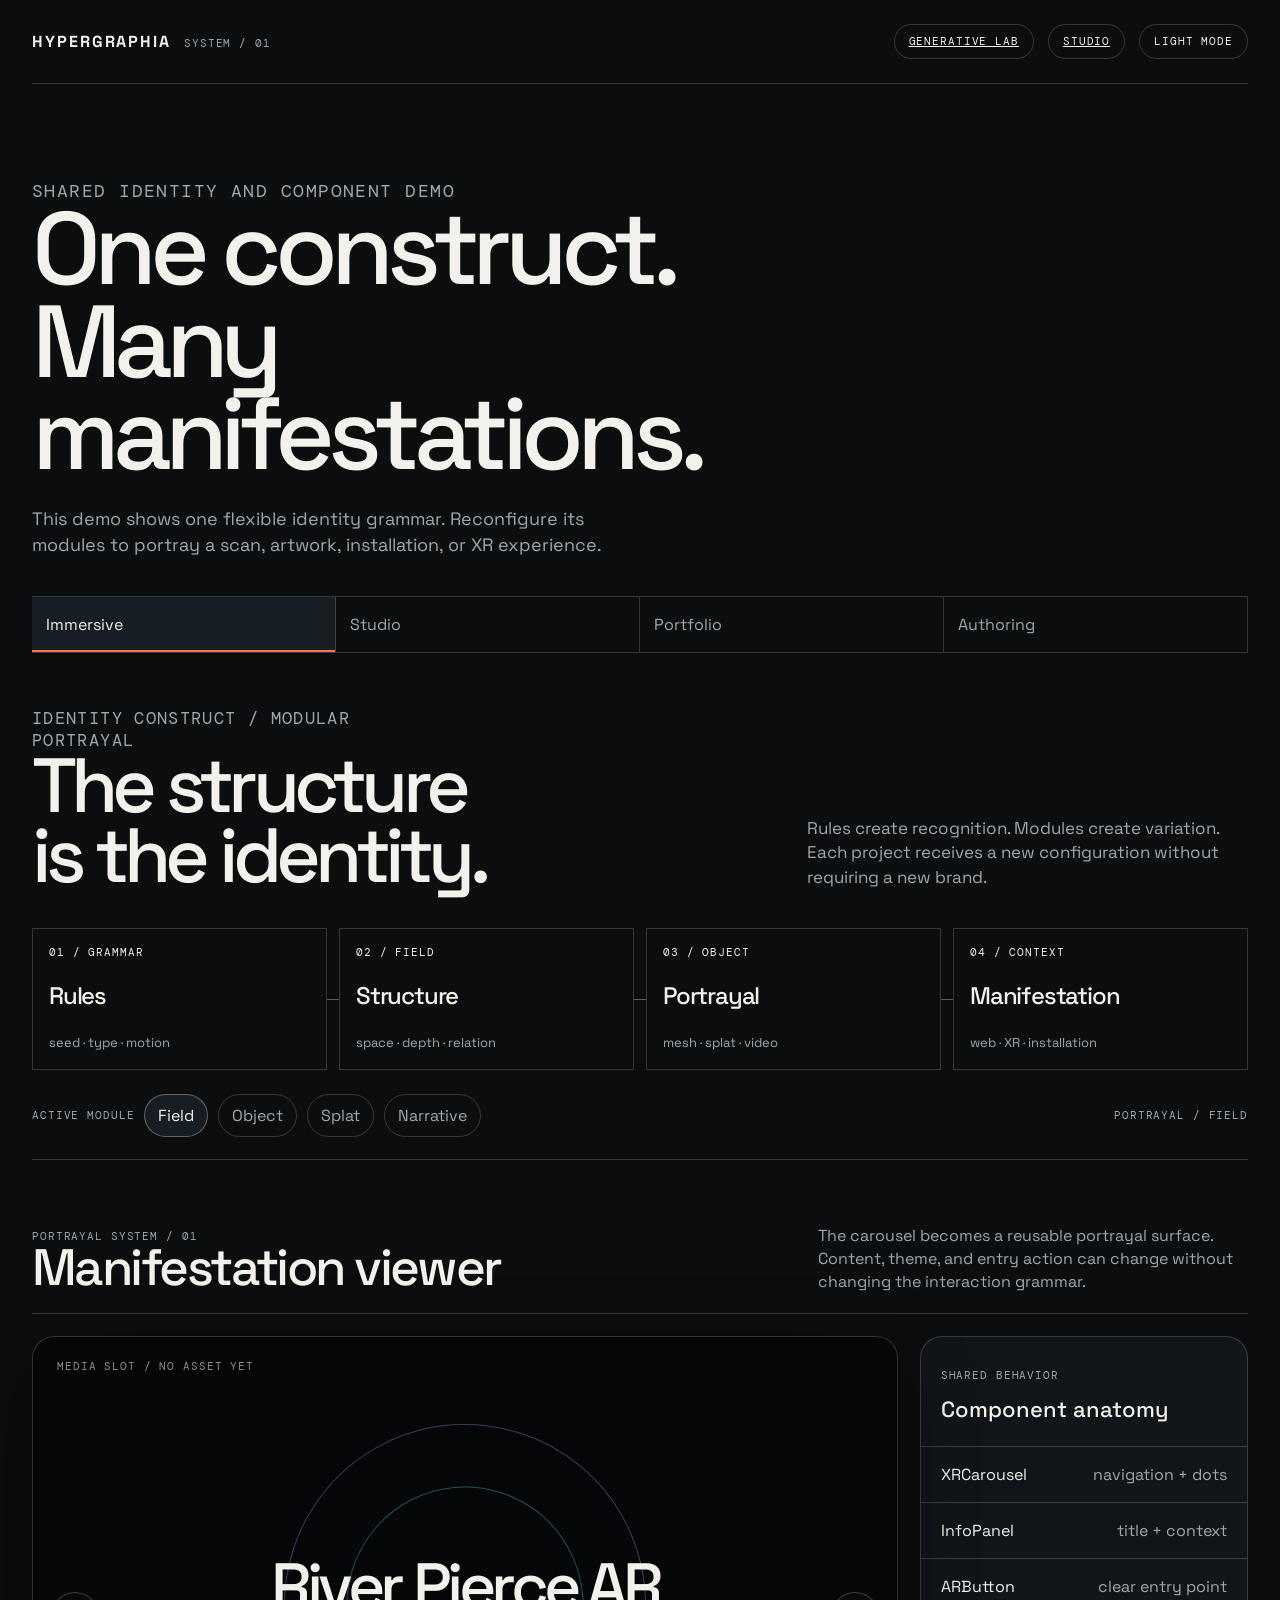
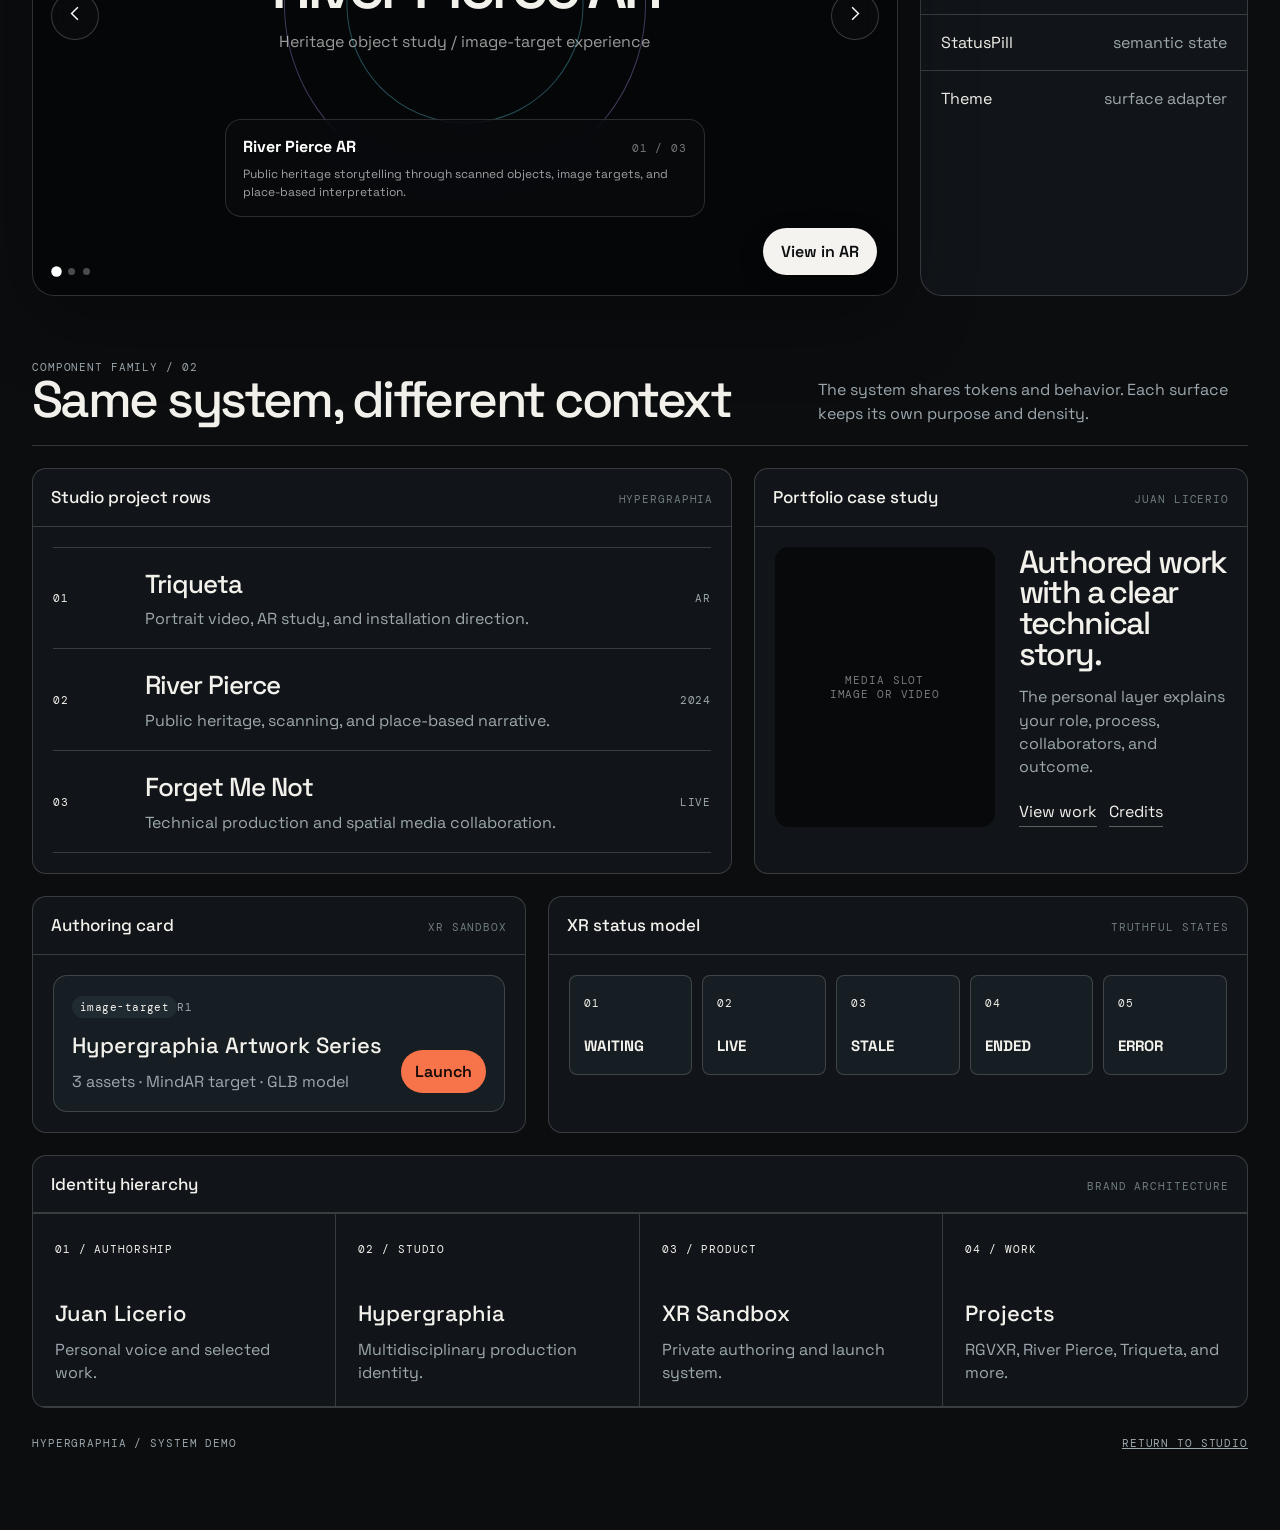
<file: system-demo.html>
<!doctype html>
<html lang="en" data-theme="dark" data-surface="immersive">
<head>
  <meta charset="utf-8">
  <meta name="viewport" content="width=device-width, initial-scale=1">
  <title>Hypergraphia System — Component Demo</title>
  <meta name="description" content="A visual demo of the Hypergraphia shared identity and component system.">
  <link rel="preconnect" href="https://fonts.googleapis.com">
  <link rel="preconnect" href="https://fonts.gstatic.com" crossorigin>
  <link href="https://fonts.googleapis.com/css2?family=DM+Mono:wght@400;500&family=Space+Grotesk:wght@400;500;600;700&display=swap" rel="stylesheet">
  <style>
    :root {
      --bg: #0b0d0f;
      --surface: #111519;
      --surface-raised: #171e23;
      --surface-soft: #202a31;
      --ink: #f3f1eb;
      --muted: #9da8ae;
      --quiet: #6f7b82;
      --line: rgba(243, 241, 235, .18);
      --line-strong: rgba(243, 241, 235, .34);
      --studio-accent: #b99cff;
      --system-accent: #f7734a;
      --info: #5fddf4;
      --success: #74e1a2;
      --warning: #f4c86b;
      --danger: #ff8f77;
      --display: "Space Grotesk", system-ui, sans-serif;
      --mono: "DM Mono", ui-monospace, monospace;
      --radius-sm: 8px;
      --radius-md: 14px;
      --radius-lg: 22px;
      --shadow: 0 24px 80px rgba(0, 0, 0, .32);
      --unit: 4px;
    }

    html[data-theme="light"] {
      --bg: #f2f2ef;
      --surface: #ffffff;
      --surface-raised: #e8e9e6;
      --surface-soft: #dcdfdd;
      --ink: #111416;
      --muted: #59636a;
      --quiet: #78838a;
      --line: rgba(17, 20, 22, .18);
      --line-strong: rgba(17, 20, 22, .34);
      --shadow: 0 24px 80px rgba(17, 20, 22, .12);
    }

    * { box-sizing: border-box; }
    body {
      margin: 0;
      min-width: 320px;
      background: var(--bg);
      color: var(--ink);
      font-family: var(--display);
      line-height: 1.45;
      transition: background .25s ease, color .25s ease;
    }
    button { font: inherit; }
    button, a { -webkit-tap-highlight-color: transparent; }
    button:focus-visible, a:focus-visible { outline: 2px solid var(--info); outline-offset: 4px; }
    .mono { font: 11px/1.3 var(--mono); letter-spacing: .08em; text-transform: uppercase; }
    .muted { color: var(--muted); }

    .shell { max-width: 1500px; margin: 0 auto; padding: 0 32px 80px; }
    .topbar {
      min-height: 84px;
      display: flex;
      align-items: center;
      justify-content: space-between;
      gap: 24px;
      border-bottom: 1px solid var(--line);
    }
    .brand-lockup { display: flex; align-items: baseline; gap: 13px; }
    .brand-lockup a { color: var(--ink); text-decoration: none; font-weight: 700; letter-spacing: .12em; }
    .brand-lockup span { color: var(--muted); }
    .top-actions { display: flex; align-items: center; gap: 14px; }
    .theme-toggle, .outline-button {
      border: 1px solid var(--line);
      background: transparent;
      color: var(--ink);
      border-radius: 999px;
      cursor: pointer;
      padding: 9px 14px;
      transition: background .2s ease, border-color .2s ease, color .2s ease;
    }
    .theme-toggle:hover, .outline-button:hover { border-color: var(--line-strong); background: var(--surface-raised); }

    .intro { padding: 70px 0 38px; max-width: 900px; }
    .intro h1 { margin: 0; max-width: 900px; font-size: clamp(3.2rem, 8vw, 8rem); line-height: .9; letter-spacing: -.07em; font-weight: 500; }
    .intro h1 em { color: var(--ink); font-style: normal; }
    .intro p { max-width: 620px; color: var(--muted); font-size: 18px; margin: 26px 0 0; }

    .mode-bar { display: flex; gap: 0; overflow-x: auto; border-top: 1px solid var(--line); border-bottom: 1px solid var(--line); }
    .mode-bar button { flex: 1; min-width: 150px; padding: 16px 14px; border: 0; border-right: 1px solid var(--line); background: transparent; color: var(--muted); cursor: pointer; text-align: left; }
    .mode-bar button[aria-selected="true"], .mode-bar button:hover { background: var(--surface-raised); color: var(--ink); }
    .mode-bar button[aria-selected="true"] { box-shadow: inset 0 -2px var(--system-accent); }

    .construct-panel { padding: 54px 0 22px; border-bottom: 1px solid var(--line); }
    .construct-head { display: grid; grid-template-columns: minmax(0, .92fr) minmax(260px, .55fr); gap: 36px; align-items: end; }
    .construct-head h2 { margin: 0; max-width: 760px; font-size: clamp(2.8rem, 6vw, 6rem); line-height: .9; letter-spacing: -.075em; font-weight: 500; }
    .construct-head p { max-width: 430px; margin: 0; color: var(--muted); font-size: 17px; }
    .construct-map { position: relative; display: grid; grid-template-columns: repeat(4, 1fr); gap: 12px; margin-top: 38px; }
    .construct-map::before { content: ""; position: absolute; left: 9%; right: 9%; top: 50%; border-top: 1px solid var(--line-strong); pointer-events: none; }
    .construct-node { position: relative; z-index: 1; min-height: 142px; display: flex; flex-direction: column; justify-content: space-between; padding: 16px; border: 1px solid var(--line); background: var(--bg); transition: background .2s ease, border-color .2s ease, transform .2s ease; }
    .construct-node:hover { transform: translateY(-3px); border-color: var(--line-strong); background: var(--surface-raised); }
    .construct-node strong { font-size: 24px; font-weight: 500; letter-spacing: -.05em; }
    .construct-node small { color: var(--muted); font-size: 13px; }
    .construct-switcher { display: flex; flex-wrap: wrap; align-items: center; gap: 10px; margin-top: 24px; }
    .construct-switcher button { border: 1px solid var(--line); border-radius: 999px; padding: 9px 13px; background: transparent; color: var(--muted); cursor: pointer; }
    .construct-switcher button:hover, .construct-switcher button[aria-selected="true"] { color: var(--ink); border-color: var(--line-strong); background: var(--surface-raised); }
    .construct-state { margin: 0 0 0 auto; color: var(--muted); }

    .section-head { display: flex; justify-content: space-between; align-items: end; gap: 24px; padding: 64px 0 20px; border-bottom: 1px solid var(--line); }
    .section-head h2 { margin: 0; font-size: clamp(2rem, 4vw, 4rem); line-height: .98; letter-spacing: -.05em; font-weight: 500; }
    .section-head p { max-width: 430px; margin: 0; color: var(--muted); }

    .lab-grid { display: grid; grid-template-columns: minmax(0, 1.45fr) minmax(280px, .55fr); gap: 22px; padding-top: 22px; }
    .viewer {
      min-height: 560px;
      position: relative;
      overflow: hidden;
      border: 1px solid var(--line);
      border-radius: var(--radius-lg);
      background: #050607;
      box-shadow: var(--shadow);
    }
    .viewer::before, .viewer::after { content: ""; position: absolute; border: 1px solid rgba(185, 156, 255, .34); border-radius: 50%; pointer-events: none; }
    .viewer::before { width: 360px; height: 360px; left: 50%; top: 48%; transform: translate(-50%, -50%) rotate(18deg); }
    .viewer::after { width: 235px; height: 235px; left: 50%; top: 48%; transform: translate(-50%, -50%) rotate(-28deg); border-color: rgba(95, 221, 244, .34); }
    .viewer-label { position: absolute; left: 24px; top: 22px; color: rgba(255,255,255,.55); }
    .viewer-title { position: absolute; left: 50%; top: 48%; transform: translate(-50%, -50%); width: min(80%, 480px); text-align: center; }
    .viewer-title strong { display: block; font-size: clamp(2rem, 5vw, 5rem); line-height: .9; letter-spacing: -.07em; font-weight: 500; }
    .viewer-title span { display: block; margin-top: 14px; color: rgba(255,255,255,.6); }
    .carousel-control { position: absolute; z-index: 2; top: 50%; width: 48px; height: 48px; border: 1px solid rgba(255,255,255,.2); border-radius: 50%; background: rgba(12,14,16,.62); color: white; cursor: pointer; transform: translateY(-50%); backdrop-filter: blur(10px); }
    .carousel-control:hover { background: rgba(45,48,53,.82); }
    .carousel-control.prev { left: 18px; }
    .carousel-control.next { right: 18px; }
    .carousel-control svg { width: 19px; height: 19px; fill: none; stroke: currentColor; stroke-width: 1.8; }
    .viewer-footer { position: absolute; z-index: 2; left: 20px; right: 20px; bottom: 20px; display: flex; justify-content: space-between; align-items: end; gap: 16px; }
    .dots { display: flex; gap: 8px; align-items: center; }
    .dot { width: 7px; height: 7px; border: 0; border-radius: 50%; padding: 0; background: rgba(255,255,255,.28); cursor: pointer; }
    .dot[aria-current="true"] { background: white; transform: scale(1.5); }
    .ar-button { border: 0; border-radius: 999px; background: #f4f3ef; color: #0b0d0f; cursor: pointer; padding: 12px 18px; font-weight: 600; box-shadow: 0 8px 24px rgba(0,0,0,.25); }
    .ar-button[data-state="active"] { background: var(--success); }
    .info-panel { position: absolute; z-index: 3; left: 50%; bottom: 78px; width: min(480px, calc(100% - 40px)); transform: translateX(-50%); padding: 15px 17px; border: 1px solid rgba(255,255,255,.14); border-radius: 16px; background: rgba(10,12,14,.72); color: white; backdrop-filter: blur(20px); }
    .info-row { display: flex; align-items: baseline; justify-content: space-between; gap: 16px; }
    .info-row strong { font-size: 16px; }
    .info-row span { color: rgba(255,255,255,.45); }
    .info-panel p { margin: 7px 0 0; color: rgba(255,255,255,.62); font-size: 12px; line-height: 1.5; }

    .anatomy { border: 1px solid var(--line); border-radius: var(--radius-lg); background: var(--surface); overflow: hidden; }
    .anatomy-head { padding: 20px; border-bottom: 1px solid var(--line); }
    .anatomy-head h3 { margin: 0; font-size: 22px; font-weight: 500; }
    .anatomy-list { list-style: none; margin: 0; padding: 0; }
    .anatomy-list li { display: flex; justify-content: space-between; gap: 16px; padding: 16px 20px; border-bottom: 1px solid var(--line); }
    .anatomy-list li:last-child { border-bottom: 0; }
    .anatomy-list span:last-child { color: var(--muted); text-align: right; }

    .component-grid { display: grid; grid-template-columns: repeat(12, 1fr); gap: 22px; padding-top: 22px; }
    .component { border: 1px solid var(--line); border-radius: var(--radius-md); background: var(--surface); overflow: hidden; }
    .component-head { display: flex; align-items: baseline; justify-content: space-between; gap: 16px; padding: 16px 18px; border-bottom: 1px solid var(--line); }
    .component-head strong { font-size: 17px; font-weight: 500; }
    .component-head span { color: var(--quiet); }
    .component-body { padding: 20px; }
    .component--wide { grid-column: span 7; }
    .component--medium { grid-column: span 5; }
    .component--full { grid-column: 1 / -1; }

    .project-row { display: grid; grid-template-columns: 74px 1fr 80px; gap: 18px; align-items: center; padding: 18px 0; border-bottom: 1px solid var(--line); }
    .project-row:first-child { border-top: 1px solid var(--line); }
    .project-row h3 { margin: 0; font-size: 26px; font-weight: 500; letter-spacing: -.04em; }
    .project-row p { margin: 4px 0 0; color: var(--muted); }
    .project-index { color: var(--ink); }
    .project-year { color: var(--muted); text-align: right; }

    .case-study { display: grid; grid-template-columns: 1fr .95fr; gap: 24px; }
    .case-media { min-height: 220px; display: grid; place-items: center; border-radius: var(--radius-md); background: #07090a; color: rgba(255,255,255,.46); text-align: center; }
    .case-study h3 { margin: 0; font-size: 32px; line-height: .96; letter-spacing: -.05em; font-weight: 500; }
    .case-study p { margin: 16px 0 0; color: var(--muted); }
    .case-links { display: flex; flex-wrap: wrap; gap: 12px; margin-top: 22px; }
    .case-links a { color: var(--ink); text-decoration: none; border-bottom: 1px solid var(--line-strong); padding-bottom: 3px; }

    .experience-card { display: grid; grid-template-columns: 1fr auto; gap: 18px; align-items: start; padding: 18px; border: 1px solid var(--line); border-radius: var(--radius-md); background: var(--surface-raised); }
    .experience-card h3 { margin: 12px 0 8px; font-size: 22px; font-weight: 500; }
    .experience-card p { margin: 0; color: var(--muted); }
    .badge { display: inline-flex; align-items: center; padding: 4px 8px; border-radius: 999px; background: var(--surface-soft); color: var(--ink); font: 11px var(--mono); letter-spacing: .04em; }
    .revision { color: var(--muted); }
    .launch-button { align-self: end; border: 0; border-radius: 999px; background: var(--system-accent); color: #160a06; padding: 10px 14px; cursor: pointer; font-weight: 600; }
    .launch-button[data-state="open"] { background: var(--success); }

    .state-row { display: grid; grid-template-columns: repeat(5, 1fr); gap: 10px; }
    .state { min-height: 100px; padding: 14px; border: 1px solid var(--line); border-radius: var(--radius-sm); background: var(--surface-raised); }
    .state strong { display: block; margin-top: 22px; font-size: 15px; }
    .state--waiting, .state--live, .state--stale, .state--ended, .state--error { color: var(--ink); }

    .hierarchy { display: grid; grid-template-columns: repeat(4, 1fr); border-top: 1px solid var(--line); border-bottom: 1px solid var(--line); }
    .hierarchy-item { min-height: 150px; padding: 22px; border-right: 1px solid var(--line); }
    .hierarchy-item:last-child { border-right: 0; }
    .hierarchy-item strong { display: block; margin-top: 38px; font-size: 22px; font-weight: 500; }
    .hierarchy-item p { margin: 8px 0 0; color: var(--muted); }
    .hierarchy-item[data-role="artist"] strong, .hierarchy-item[data-role="studio"] strong, .hierarchy-item[data-role="product"] strong, .hierarchy-item[data-role="work"] strong { color: var(--ink); }

    .footer { display: flex; justify-content: space-between; gap: 20px; padding-top: 28px; color: var(--muted); }
    .footer a { color: inherit; }
    [data-surface="studio"] .viewer { border-radius: 0; box-shadow: none; }
    [data-surface="portfolio"] .viewer { border-color: var(--studio-accent); }
    [data-surface="authoring"] .viewer { border-color: var(--system-accent); }

    @media (max-width: 900px) {
      .shell { padding: 0 20px 60px; }
      .lab-grid { grid-template-columns: 1fr; }
      .construct-head { grid-template-columns: 1fr; gap: 18px; }
      .construct-map { grid-template-columns: repeat(2, 1fr); }
      .construct-map::before { display: none; }
      .component--wide, .component--medium { grid-column: 1 / -1; }
      .state-row { grid-template-columns: repeat(2, 1fr); }
      .hierarchy { grid-template-columns: repeat(2, 1fr); }
      .hierarchy-item:nth-child(2) { border-right: 0; }
      .hierarchy-item:nth-child(-n+2) { border-bottom: 1px solid var(--line); }
    }
    @media (max-width: 600px) {
      .topbar { min-height: 72px; align-items: flex-start; padding-top: 20px; }
      .top-actions { gap: 8px; }
      .theme-toggle, .outline-button { padding: 8px 10px; }
      .intro { padding-top: 48px; }
      .intro p { font-size: 16px; }
      .section-head { display: block; }
      .section-head p { margin-top: 16px; }
      .construct-panel { padding-top: 42px; }
      .construct-map { grid-template-columns: 1fr; }
      .construct-node { min-height: 112px; }
      .construct-state { width: 100%; margin: 4px 0 0; }
      .viewer { min-height: 500px; }
      .viewer-title strong { font-size: 3rem; }
      .project-row { grid-template-columns: 45px 1fr; }
      .project-year { grid-column: 2; text-align: left; }
      .case-study { grid-template-columns: 1fr; }
      .experience-card { grid-template-columns: 1fr; }
      .launch-button { justify-self: start; }
      .hierarchy { grid-template-columns: 1fr; }
      .hierarchy-item, .hierarchy-item:nth-child(2) { border-right: 0; border-bottom: 1px solid var(--line); }
      .hierarchy-item:last-child { border-bottom: 0; }
      .footer { flex-direction: column; }
    }
    @media (prefers-reduced-motion: reduce) { *, *::before, *::after { transition-duration: .01ms !important; animation-duration: .01ms !important; scroll-behavior: auto !important; } }
  </style>
</head>
<body>
  <div class="shell">
    <header class="topbar">
      <div class="brand-lockup">
        <a href="./index.html">HYPERGRAPHIA</a>
        <span class="mono">SYSTEM / 01</span>
      </div>
      <div class="top-actions">
        <a class="outline-button mono" href="./generative-system-demo.html">Generative lab</a>
        <a class="outline-button mono" href="./index.html">Studio</a>
        <button class="theme-toggle mono" type="button" aria-pressed="false">Light mode</button>
      </div>
    </header>

    <main>
      <section class="intro" aria-labelledby="page-title">
        <p class="mono muted">Shared identity and component demo</p>
        <h1 id="page-title">One construct.<br><em>Many manifestations.</em></h1>
        <p>This demo shows one flexible identity grammar. Reconfigure its modules to portray a scan, artwork, installation, or XR experience.</p>
      </section>

      <nav class="mode-bar" aria-label="Surface modes" role="tablist">
        <button type="button" role="tab" aria-selected="true" data-mode="immersive">Immersive</button>
        <button type="button" role="tab" aria-selected="false" data-mode="studio">Studio</button>
        <button type="button" role="tab" aria-selected="false" data-mode="portfolio">Portfolio</button>
        <button type="button" role="tab" aria-selected="false" data-mode="authoring">Authoring</button>
      </nav>

      <section class="construct-panel" aria-labelledby="construct-title">
        <div class="construct-head">
          <div>
            <p class="mono muted">Identity construct / modular portrayal</p>
            <h2 id="construct-title">The structure<br>is the identity.</h2>
          </div>
          <p>Rules create recognition. Modules create variation. Each project receives a new configuration without requiring a new brand.</p>
        </div>
        <div class="construct-map" aria-label="Identity construct flow">
          <article class="construct-node"><span class="mono">01 / grammar</span><strong>Rules</strong><small>seed · type · motion</small></article>
          <article class="construct-node"><span class="mono">02 / field</span><strong>Structure</strong><small>space · depth · relation</small></article>
          <article class="construct-node"><span class="mono">03 / object</span><strong>Portrayal</strong><small>mesh · splat · video</small></article>
          <article class="construct-node"><span class="mono">04 / context</span><strong>Manifestation</strong><small>web · XR · installation</small></article>
        </div>
        <div class="construct-switcher" role="group" aria-label="Portrayal modules">
          <span class="mono muted">Active module</span>
          <button type="button" data-portrayal="field" aria-selected="true">Field</button>
          <button type="button" data-portrayal="object" aria-selected="false">Object</button>
          <button type="button" data-portrayal="splat" aria-selected="false">Splat</button>
          <button type="button" data-portrayal="narrative" aria-selected="false">Narrative</button>
          <p class="construct-state mono" data-construct-state>PORTRAYAL / FIELD</p>
        </div>
      </section>

      <section aria-labelledby="lab-title">
        <div class="section-head">
          <div>
            <p class="mono muted">Portrayal system / 01</p>
            <h2 id="lab-title">Manifestation viewer</h2>
          </div>
          <p>The carousel becomes a reusable portrayal surface. Content, theme, and entry action can change without changing the interaction grammar.</p>
        </div>

        <div class="lab-grid">
          <article class="viewer" aria-label="Interactive XR carousel demo">
            <div class="viewer-label mono">MEDIA SLOT / NO ASSET YET</div>
            <div class="viewer-title">
              <strong data-viewer-title>River Pierce AR</strong>
              <span data-viewer-subtitle>Heritage object study / image-target experience</span>
            </div>
            <button class="carousel-control prev" type="button" aria-label="Previous project" data-carousel="previous">
              <svg viewBox="0 0 24 24"><path d="m15 4-8 8 8 8"></path></svg>
            </button>
            <button class="carousel-control next" type="button" aria-label="Next project" data-carousel="next">
              <svg viewBox="0 0 24 24"><path d="m9 4 8 8-8 8"></path></svg>
            </button>
            <div class="info-panel" data-info-panel>
              <div class="info-row"><strong data-info-title>River Pierce AR</strong><span class="mono" data-info-count>01 / 03</span></div>
              <p data-info-copy>Public heritage storytelling through scanned objects, image targets, and place-based interpretation.</p>
            </div>
            <div class="viewer-footer">
              <div class="dots" aria-label="Project position">
                <button class="dot" type="button" aria-label="Show River Pierce AR" aria-current="true" data-dot="0"></button>
                <button class="dot" type="button" aria-label="Show Triqueta" aria-current="false" data-dot="1"></button>
                <button class="dot" type="button" aria-label="Show Hypergraphia artwork" aria-current="false" data-dot="2"></button>
              </div>
              <button class="ar-button" type="button" data-ar-button data-state="ready">View in AR</button>
            </div>
          </article>

          <aside class="anatomy" aria-labelledby="anatomy-title">
            <div class="anatomy-head"><p class="mono muted">Shared behavior</p><h3 id="anatomy-title">Component anatomy</h3></div>
            <ul class="anatomy-list">
              <li><span>XRCarousel</span><span>navigation + dots</span></li>
              <li><span>InfoPanel</span><span>title + context</span></li>
              <li><span>ARButton</span><span>clear entry point</span></li>
              <li><span>StatusPill</span><span>semantic state</span></li>
              <li><span>Theme</span><span>surface adapter</span></li>
            </ul>
          </aside>
        </div>
      </section>

      <section aria-labelledby="contexts-title">
        <div class="section-head">
          <div><p class="mono muted">Component family / 02</p><h2 id="contexts-title">Same system, different context</h2></div>
          <p>The system shares tokens and behavior. Each surface keeps its own purpose and density.</p>
        </div>

        <div class="component-grid">
          <article class="component component--wide">
            <div class="component-head"><strong>Studio project rows</strong><span class="mono">Hypergraphia</span></div>
            <div class="component-body">
              <div class="project-row"><span class="project-index mono">01</span><div><h3>Triqueta</h3><p>Portrait video, AR study, and installation direction.</p></div><span class="project-year mono">AR</span></div>
              <div class="project-row"><span class="project-index mono">02</span><div><h3>River Pierce</h3><p>Public heritage, scanning, and place-based narrative.</p></div><span class="project-year mono">2024</span></div>
              <div class="project-row"><span class="project-index mono">03</span><div><h3>Forget Me Not</h3><p>Technical production and spatial media collaboration.</p></div><span class="project-year mono">LIVE</span></div>
            </div>
          </article>

          <article class="component component--medium">
            <div class="component-head"><strong>Portfolio case study</strong><span class="mono">Juan Licerio</span></div>
            <div class="component-body case-study">
              <div class="case-media"><span class="mono">MEDIA SLOT<br>IMAGE OR VIDEO</span></div>
              <div><h3>Authored work with a clear technical story.</h3><p>The personal layer explains your role, process, collaborators, and outcome.</p><div class="case-links"><a href="./work.html">View work</a><a href="./team.html">Credits</a></div></div>
            </div>
          </article>

          <article class="component component--medium">
            <div class="component-head"><strong>Authoring card</strong><span class="mono">XR Sandbox</span></div>
            <div class="component-body">
              <div class="experience-card">
                <div><span class="badge">image-target</span><span class="revision mono">r1</span><h3>Hypergraphia Artwork Series</h3><p>3 assets · MindAR target · GLB model</p></div>
                <button class="launch-button" type="button" data-launch-button data-state="ready">Launch</button>
              </div>
            </div>
          </article>

          <article class="component component--wide">
            <div class="component-head"><strong>XR status model</strong><span class="mono">Truthful states</span></div>
            <div class="component-body state-row" aria-label="XR status states">
              <div class="state state--waiting"><span class="mono">01</span><strong>WAITING</strong></div>
              <div class="state state--live"><span class="mono">02</span><strong>LIVE</strong></div>
              <div class="state state--stale"><span class="mono">03</span><strong>STALE</strong></div>
              <div class="state state--ended"><span class="mono">04</span><strong>ENDED</strong></div>
              <div class="state state--error"><span class="mono">05</span><strong>ERROR</strong></div>
            </div>
          </article>

          <article class="component component--full">
            <div class="component-head"><strong>Identity hierarchy</strong><span class="mono">Brand architecture</span></div>
            <div class="hierarchy">
              <div class="hierarchy-item" data-role="artist"><span class="mono">01 / authorship</span><strong>Juan Licerio</strong><p>Personal voice and selected work.</p></div>
              <div class="hierarchy-item" data-role="studio"><span class="mono">02 / studio</span><strong>Hypergraphia</strong><p>Multidisciplinary production identity.</p></div>
              <div class="hierarchy-item" data-role="product"><span class="mono">03 / product</span><strong>XR Sandbox</strong><p>Private authoring and launch system.</p></div>
              <div class="hierarchy-item" data-role="work"><span class="mono">04 / work</span><strong>Projects</strong><p>RGVXR, River Pierce, Triqueta, and more.</p></div>
            </div>
          </article>
        </div>
      </section>
    </main>

    <footer class="footer mono"><span>HYPERGRAPHIA / SYSTEM DEMO</span><a href="./index.html">Return to studio</a></footer>
  </div>

  <script>
    const root = document.documentElement;
    const projects = [
      { title: 'River Pierce AR', subtitle: 'Heritage object study / image-target experience', copy: 'Public heritage storytelling through scanned objects, image targets, and place-based interpretation.' },
      { title: 'Triqueta', subtitle: 'Portrait video / augmented narrative', copy: 'A media-art case study that joins moving image, spatial context, and an installation approach.' },
      { title: 'Hypergraphia artwork', subtitle: 'Image target / anchored 3D reveal', copy: 'A shared experience pattern for artworks that move from printed surface to spatial model.' }
    ];
    let projectIndex = 0;

    const qs = (selector) => document.querySelector(selector);
    const qsa = (selector) => [...document.querySelectorAll(selector)];

    function renderProject() {
      const project = projects[projectIndex];
      qs('[data-viewer-title]').textContent = project.title;
      qs('[data-viewer-subtitle]').textContent = project.subtitle;
      qs('[data-info-title]').textContent = project.title;
      qs('[data-info-count]').textContent = `${String(projectIndex + 1).padStart(2, '0')} / ${String(projects.length).padStart(2, '0')}`;
      qs('[data-info-copy]').textContent = project.copy;
      qsa('[data-dot]').forEach((dot) => dot.setAttribute('aria-current', String(Number(dot.dataset.dot) === projectIndex)));
    }

    qsa('[data-carousel]').forEach((button) => button.addEventListener('click', () => {
      projectIndex = button.dataset.carousel === 'next' ? (projectIndex + 1) % projects.length : (projectIndex - 1 + projects.length) % projects.length;
      renderProject();
    }));
    qsa('[data-dot]').forEach((dot) => dot.addEventListener('click', () => { projectIndex = Number(dot.dataset.dot); renderProject(); }));

    qsa('[data-mode]').forEach((button) => button.addEventListener('click', () => {
      root.dataset.surface = button.dataset.mode;
      qsa('[data-mode]').forEach((item) => item.setAttribute('aria-selected', String(item === button)));
    }));

    const portrayalNames = {
      field: 'PORTRAYAL / FIELD',
      object: 'PORTRAYAL / OBJECT',
      splat: 'PORTRAYAL / GAUSSIAN SPLAT',
      narrative: 'PORTRAYAL / NARRATIVE'
    };
    qsa('[data-portrayal]').forEach((button) => button.addEventListener('click', () => {
      const portrayal = button.dataset.portrayal;
      root.dataset.portrayal = portrayal;
      qsa('[data-portrayal]').forEach((item) => item.setAttribute('aria-selected', String(item === button)));
      qs('[data-construct-state]').textContent = portrayalNames[portrayal];
    }));

    qs('.theme-toggle').addEventListener('click', () => {
      const light = root.dataset.theme !== 'light';
      root.dataset.theme = light ? 'light' : 'dark';
      qs('.theme-toggle').textContent = light ? 'Dark mode' : 'Light mode';
      qs('.theme-toggle').setAttribute('aria-pressed', String(light));
    });

    qs('[data-ar-button]').addEventListener('click', (event) => {
      const active = event.currentTarget.dataset.state === 'active';
      event.currentTarget.dataset.state = active ? 'ready' : 'active';
      event.currentTarget.textContent = active ? 'View in AR' : 'AR active';
    });

    qs('[data-launch-button]').addEventListener('click', (event) => {
      const active = event.currentTarget.dataset.state === 'open';
      event.currentTarget.dataset.state = active ? 'ready' : 'open';
      event.currentTarget.textContent = active ? 'Launch' : 'Opened';
    });

    renderProject();
  </script>
</body>
</html>
</file>
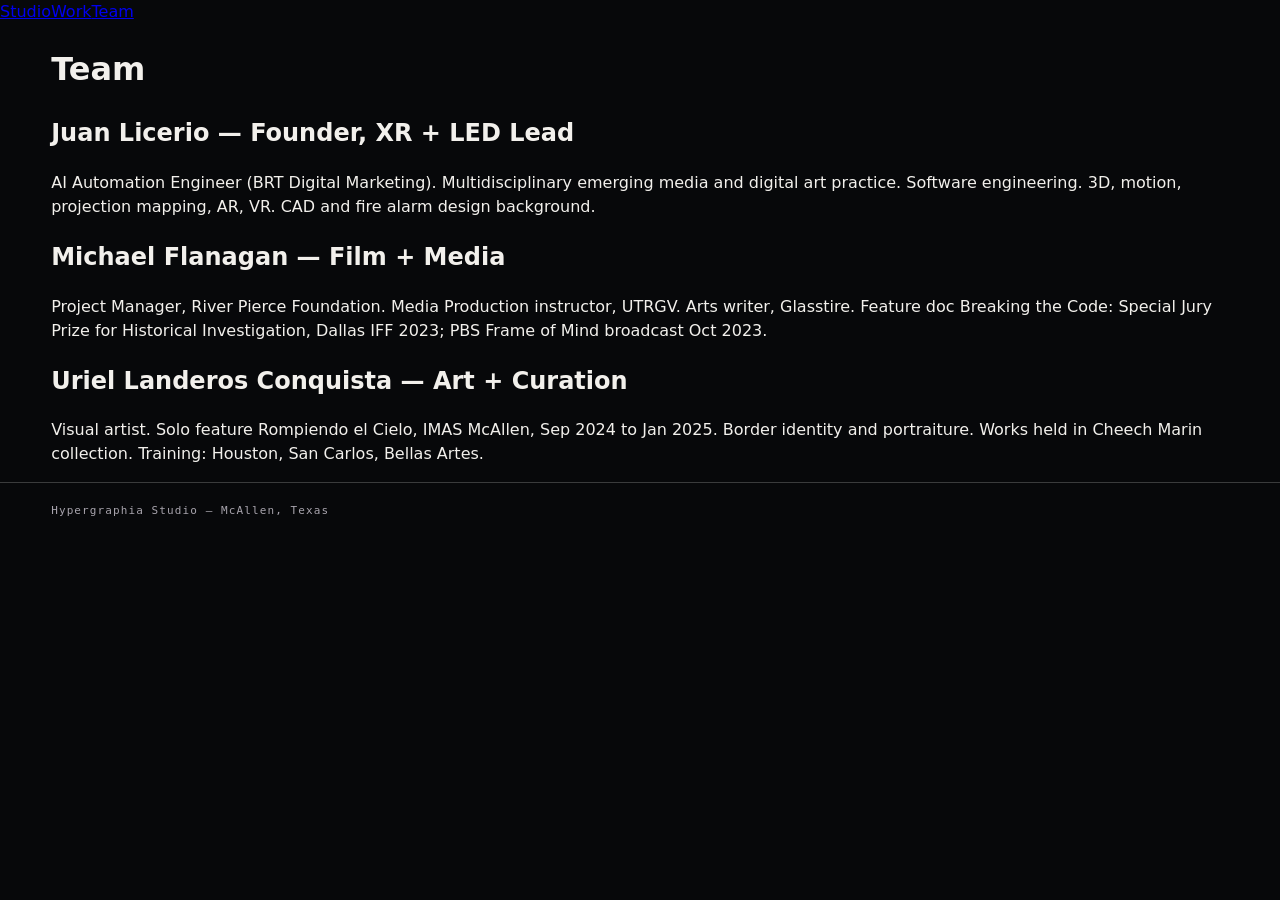
<file: team.html>
<!doctype html><html lang="en"><head><meta charset="utf-8">
<meta name="viewport" content="width=device-width, initial-scale=1">
<title>Team — Hypergraphia Studio</title><link rel="stylesheet" href="style.css?v=team-links-1"></head>
<body><nav><a href="index.html">Studio</a><a href="work.html">Work</a><a href="team.html">Team</a></nav>
<main><h1>Team</h1>
<h2>Juan Licerio — Founder, XR + LED Lead</h2>
<p>AI Automation Engineer (BRT Digital Marketing). Multidisciplinary emerging media and digital art practice. Software engineering. 3D, motion, projection mapping, AR, VR. CAD and fire alarm design background.</p>
<h2>Michael Flanagan — Film + Media</h2>
<p>Project Manager, River Pierce Foundation. Media Production instructor, UTRGV. Arts writer, Glasstire. Feature doc Breaking the Code: Special Jury Prize for Historical Investigation, Dallas IFF 2023; PBS Frame of Mind broadcast Oct 2023.</p>
<h2>Uriel Landeros Conquista — Art + Curation</h2>
<p>Visual artist. Solo feature Rompiendo el Cielo, IMAS McAllen, Sep 2024 to Jan 2025. Border identity and portraiture. Works held in Cheech Marin collection. Training: Houston, San Carlos, Bellas Artes.</p>
</main><footer>Hypergraphia Studio — McAllen, Texas</footer></body></html>
</file>
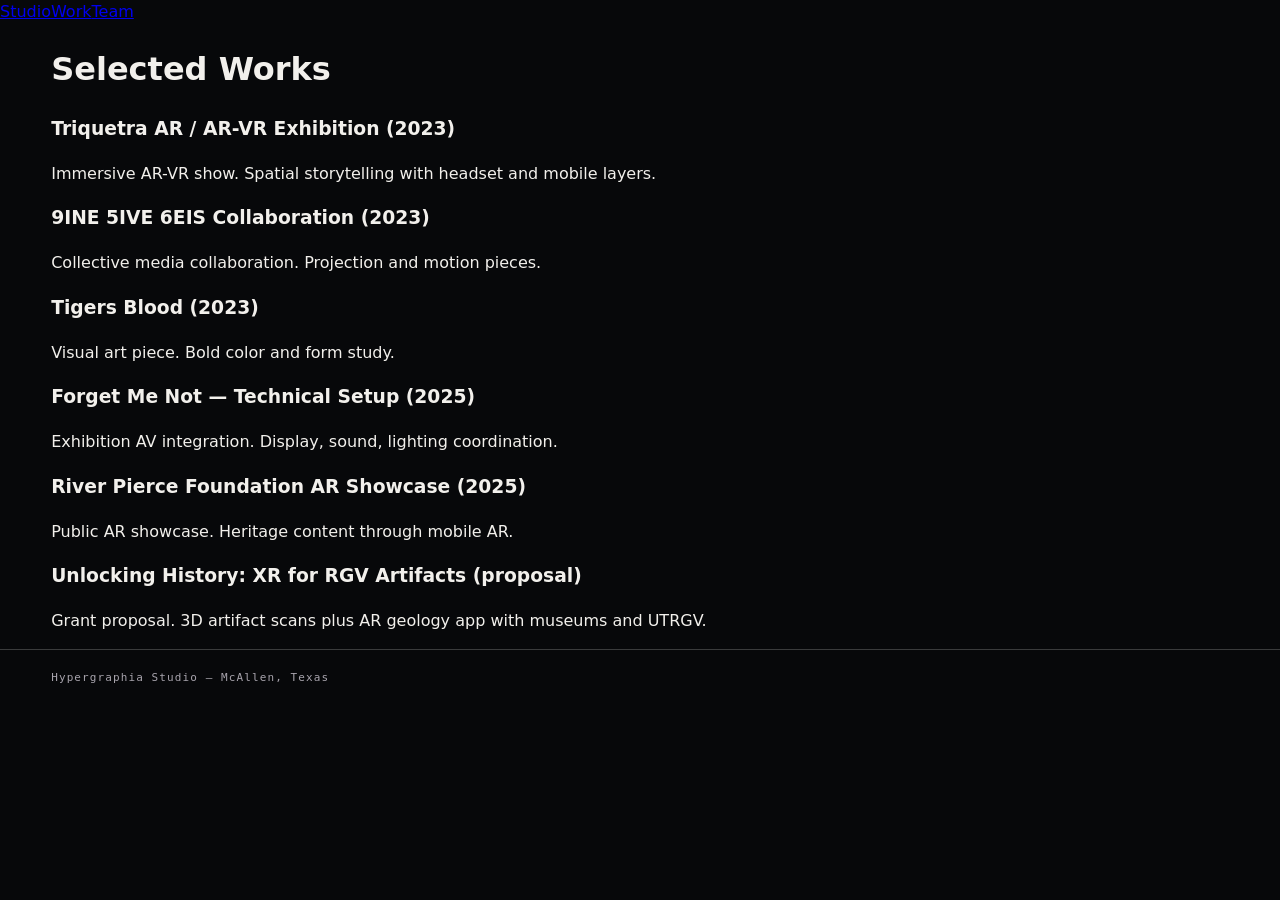
<file: work.html>
<!doctype html><html lang="en"><head><meta charset="utf-8">
<meta name="viewport" content="width=device-width, initial-scale=1">
<title>Work — Hypergraphia Studio</title><link rel="stylesheet" href="style.css?v=team-links-1"></head>
<body><nav><a href="index.html">Studio</a><a href="work.html">Work</a><a href="team.html">Team</a></nav>
<main><h1>Selected Works</h1>
<div class="grid">
<div class="card"><h3>Triquetra AR / AR-VR Exhibition (2023)</h3><p>Immersive AR-VR show. Spatial storytelling with headset and mobile layers.</p></div>
<div class="card"><h3>9INE 5IVE 6EIS Collaboration (2023)</h3><p>Collective media collaboration. Projection and motion pieces.</p></div>
<div class="card"><h3>Tigers Blood (2023)</h3><p>Visual art piece. Bold color and form study.</p></div>
<div class="card"><h3>Forget Me Not — Technical Setup (2025)</h3><p>Exhibition AV integration. Display, sound, lighting coordination.</p></div>
<div class="card"><h3>River Pierce Foundation AR Showcase (2025)</h3><p>Public AR showcase. Heritage content through mobile AR.</p></div>
<div class="card"><h3>Unlocking History: XR for RGV Artifacts (proposal)</h3><p>Grant proposal. 3D artifact scans plus AR geology app with museums and UTRGV.</p></div>
</div></main><footer>Hypergraphia Studio — McAllen, Texas</footer></body></html>
</file>
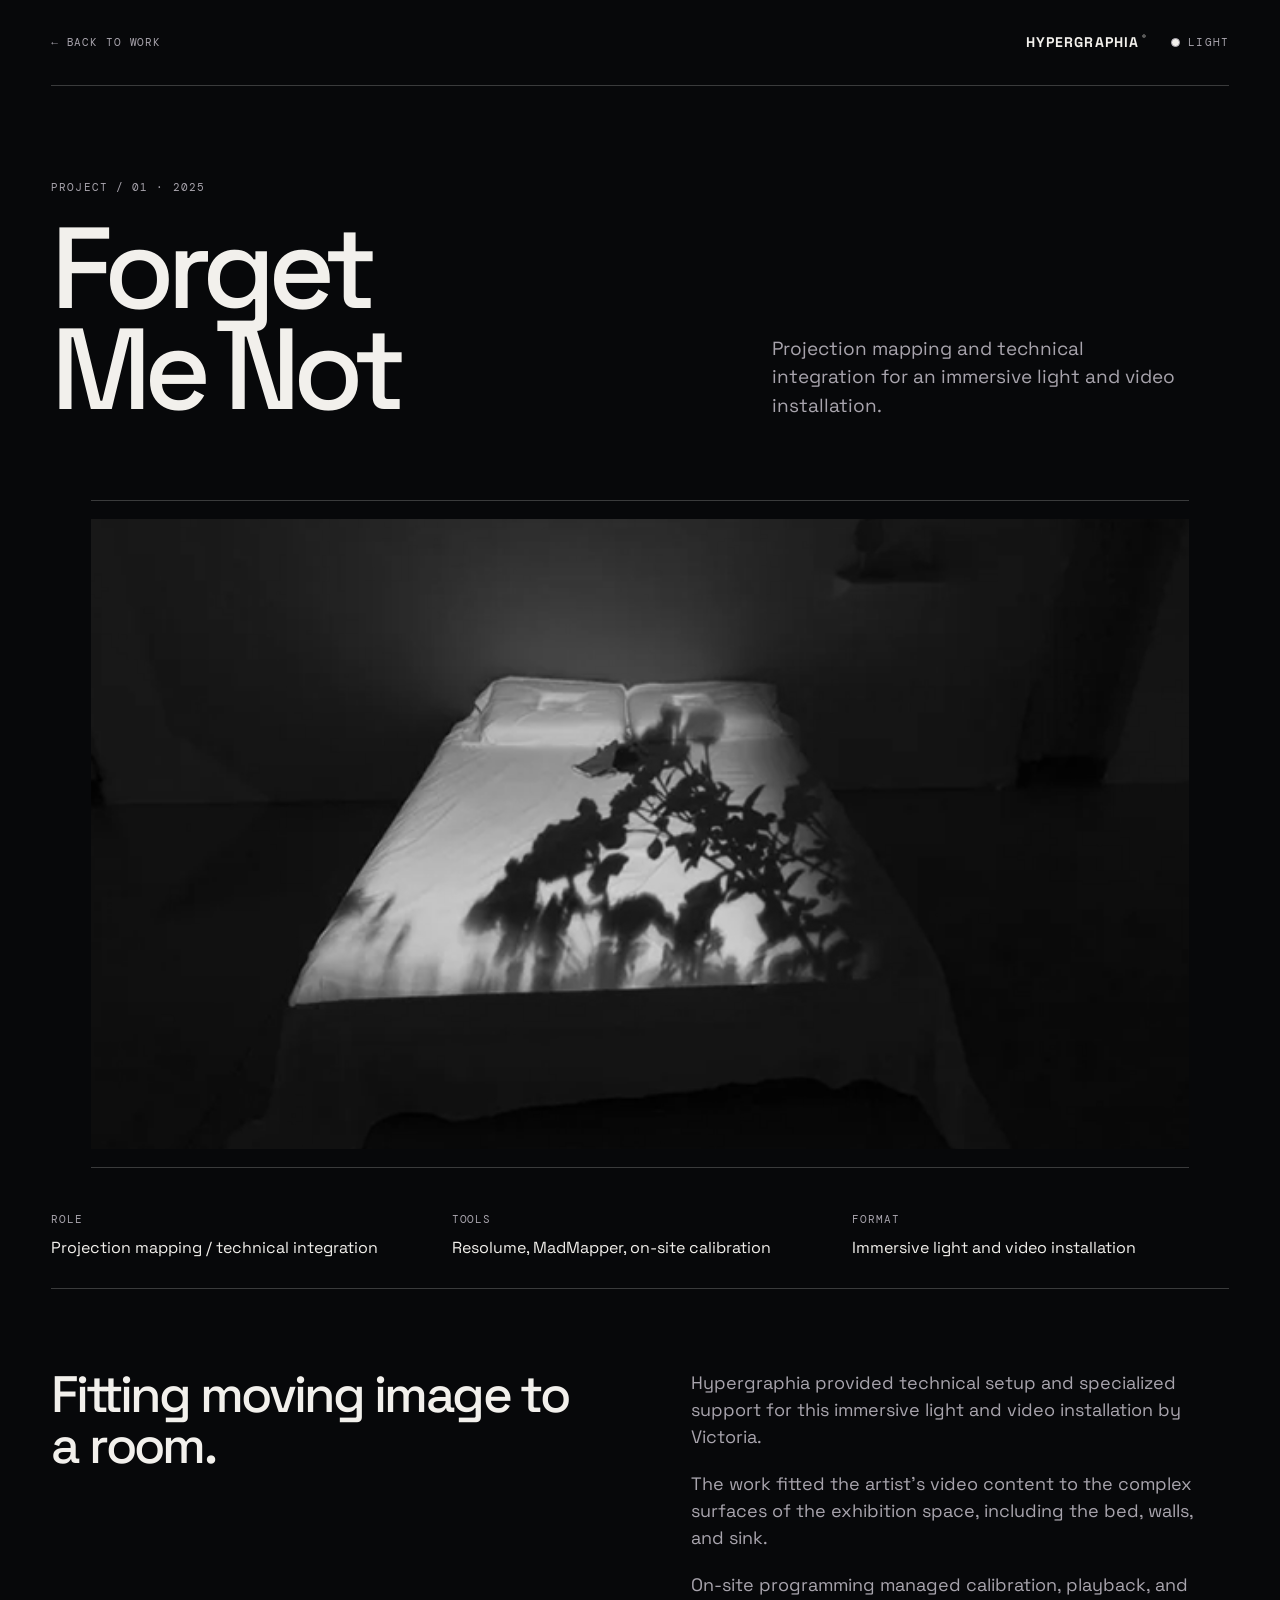
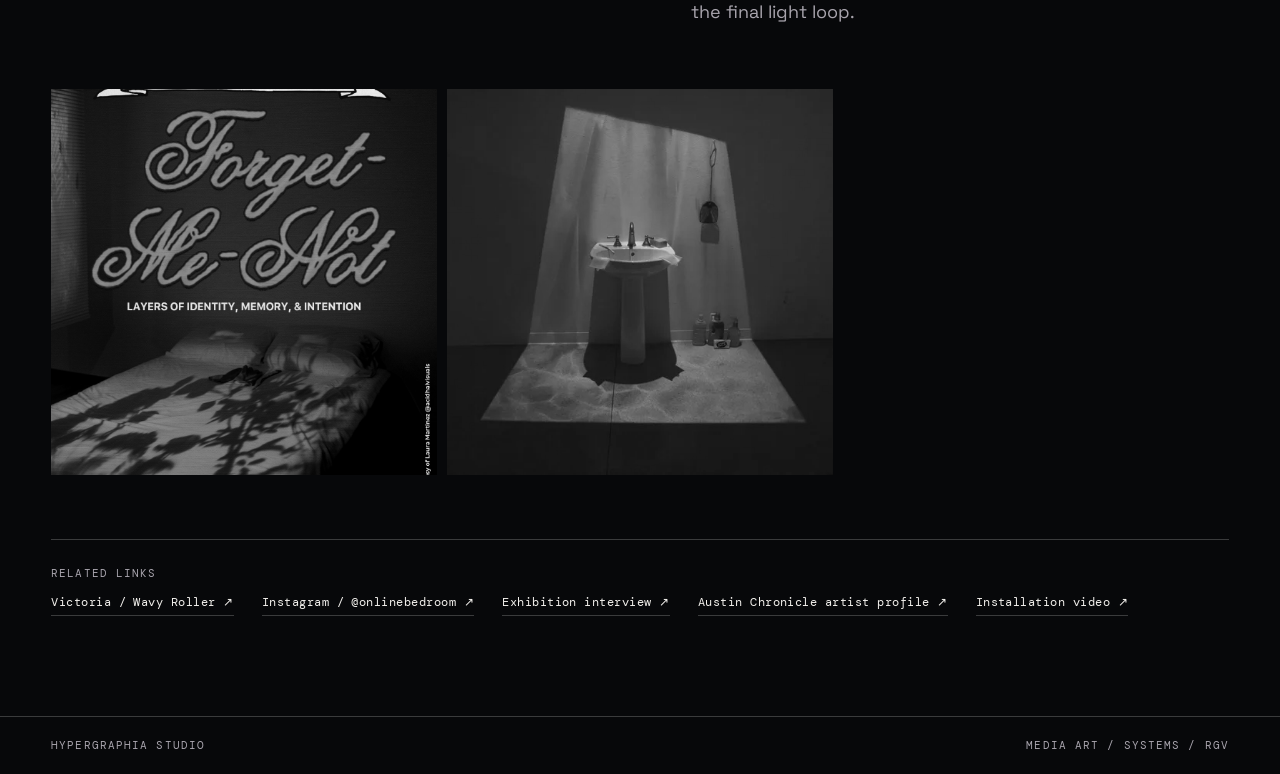
<file: projects/forget-me-not.html>
<!doctype html>
<html lang="en">
<head>
<meta charset="utf-8">
<meta name="viewport" content="width=device-width, initial-scale=1">
<meta name="description" content="Forget Me Not Exhibition by Hypergraphia Studio.">
<title>Forget Me Not — Hypergraphia Studio</title>
<link rel="preconnect" href="https://fonts.googleapis.com">
<link rel="preconnect" href="https://fonts.gstatic.com" crossorigin>
<link href="https://fonts.googleapis.com/css2?family=DM+Mono:wght@400;500&family=Space+Grotesk:wght@400;500;600;700&display=swap" rel="stylesheet">
<link rel="stylesheet" href="../style.css?v=team-links-1">
</head>
<body>
<main class="project-shell">
  <header class="project-header"><a class="back-link" href="../index.html#work">← BACK TO WORK</a><div class="header-tools"><a class="wordmark" href="../index.html#studio">HYPERGRAPHIA<span>®</span></a><button class="theme-toggle" type="button" aria-label="Switch to light mode" aria-pressed="false"><span class="theme-dot"></span><span class="theme-label">LIGHT</span></button></div></header>
  <section class="project-hero"><div><p class="project-kicker">PROJECT / 01 · 2025</p><h1>Forget<br><em>Me Not</em></h1></div><p class="project-summary">Projection mapping and technical integration for an immersive light and video installation.</p></section>
  <figure class="project-media"><img src="../assets/images/forget-me-not.png" alt="Forget Me Not installation with projection across a room interior"></figure>
  <dl class="project-meta"><div><dt>ROLE</dt><dd>Projection mapping / technical integration</dd></div><div><dt>TOOLS</dt><dd>Resolume, MadMapper, on-site calibration</dd></div><div><dt>FORMAT</dt><dd>Immersive light and video installation</dd></div></dl>
  <section class="project-body"><h2>Fitting moving image to a room.</h2><div><p>Hypergraphia provided technical setup and specialized support for this immersive light and video installation by Victoria.</p><p>The work fitted the artist's video content to the complex surfaces of the exhibition space, including the bed, walls, and sink.</p><p>On-site programming managed calibration, playback, and the final light loop.</p></div></section>
  <div class="project-gallery"><img src="../assets/images/projects/forget-me-not/01.jpg" alt="Forget Me Not installation detail"><img src="../assets/images/projects/forget-me-not/02.png" alt="Forget Me Not projected surface detail"></div>
  <div class="project-links" aria-label="Forget Me Not related links"><p class="project-kicker">RELATED LINKS</p><a href="https://www.wavyroller.com/" target="_blank" rel="noreferrer">Victoria / Wavy Roller ↗</a><a href="https://www.instagram.com/onlinebedroom/" target="_blank" rel="noreferrer">Instagram / @onlinebedroom ↗</a><a href="https://www.outinthe956.com/post/forget-me-not" target="_blank" rel="noreferrer">Exhibition interview ↗</a><a href="https://calendar.austinchronicle.com/best-of/2025/arts-and-entertainment-readers-poll/artist-13406698" target="_blank" rel="noreferrer">Austin Chronicle artist profile ↗</a><a href="https://video.wixstatic.com/video/dab965_3c8c574162334d9880f2dc4e0de29574/1080p/mp4/file.mp4" target="_blank" rel="noreferrer">Installation video ↗</a></div>
</main>
<footer><span>HYPERGRAPHIA STUDIO</span><span>MEDIA ART / SYSTEMS / RGV</span></footer>
<script src="../app.js"></script>
</body>
</html>
</file>
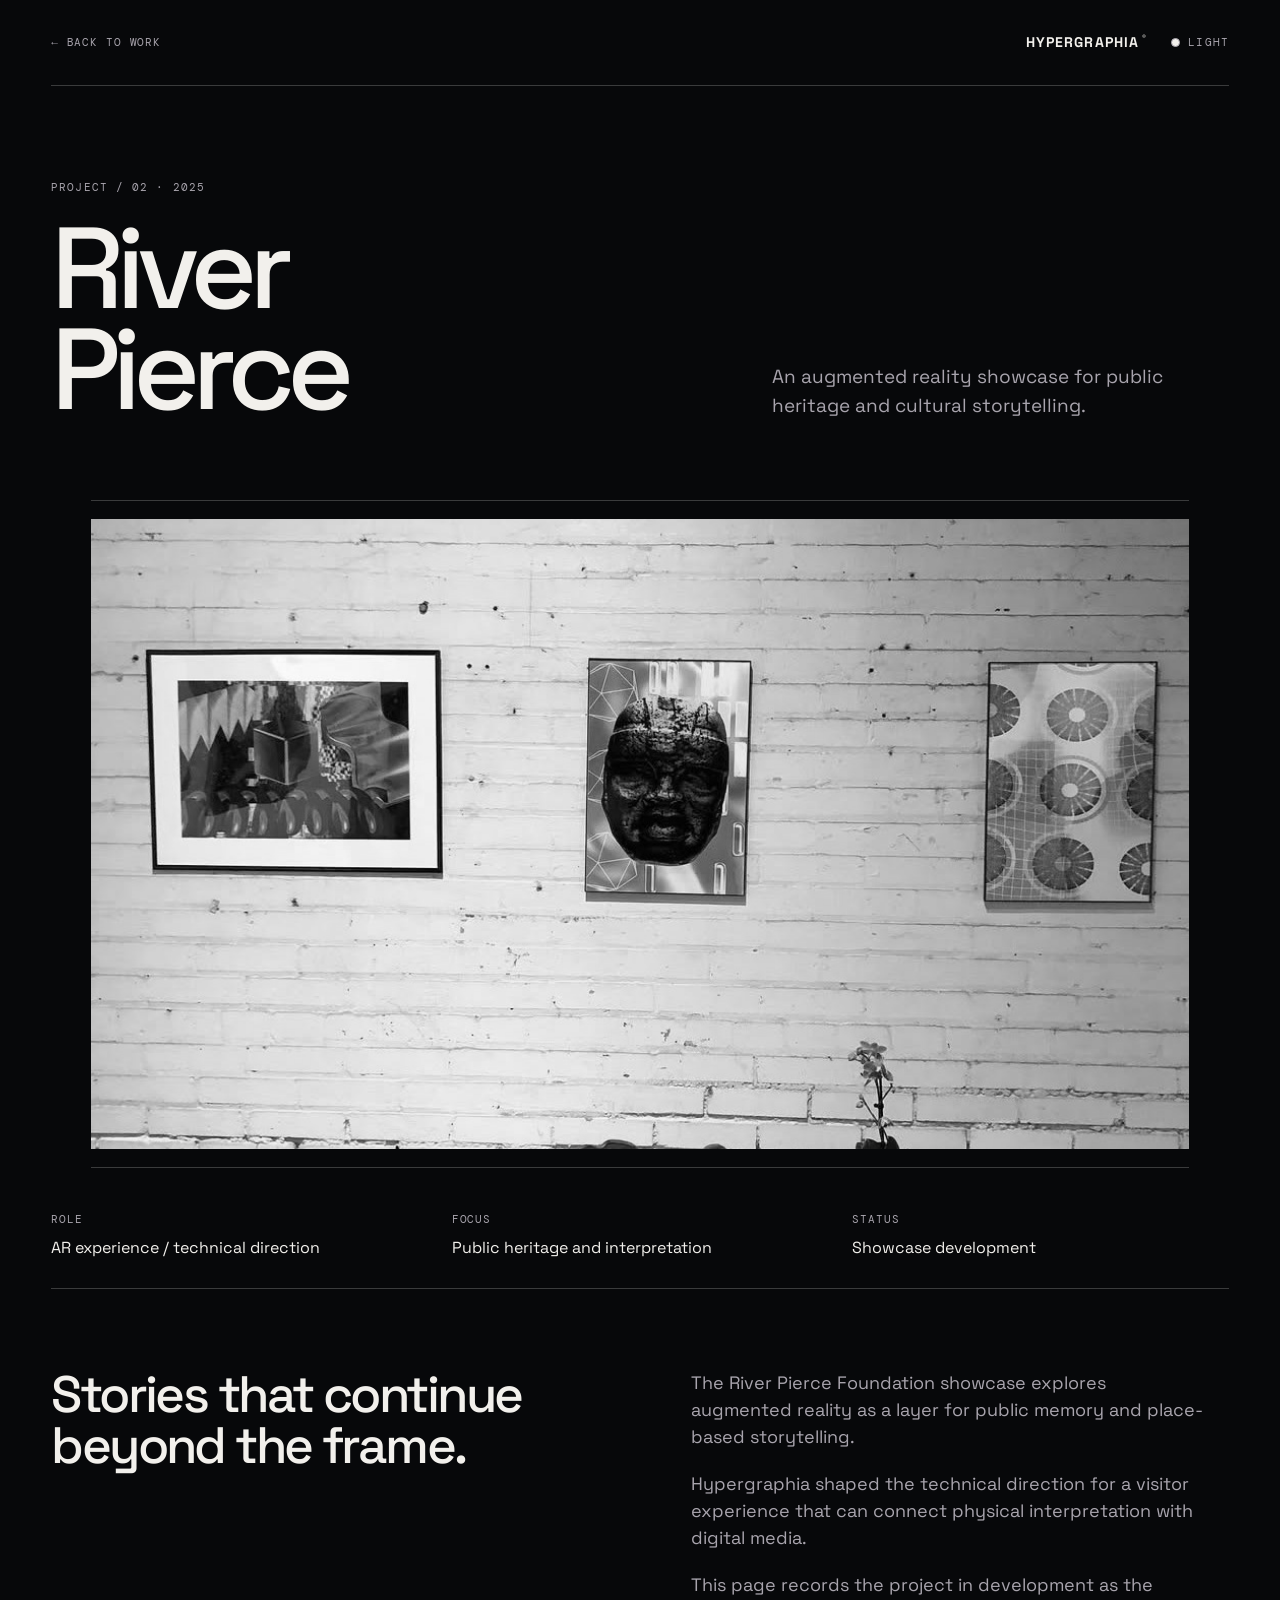
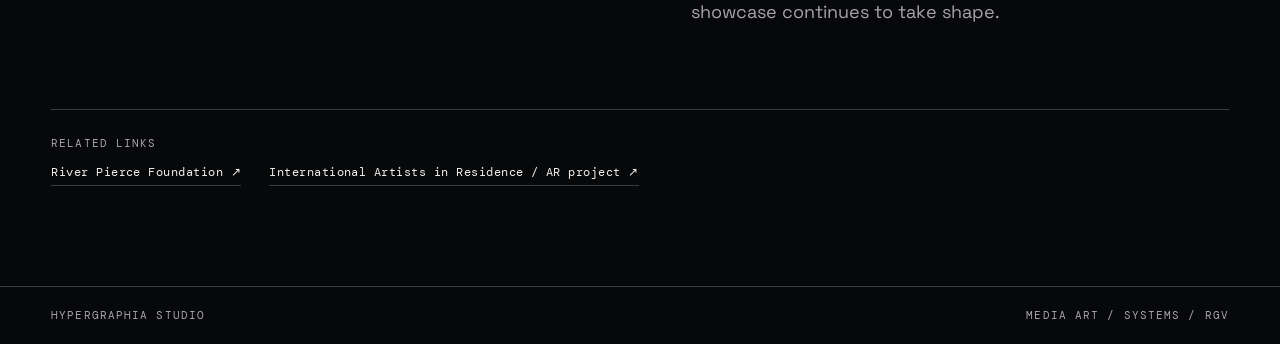
<file: projects/river-pierce.html>
<!doctype html>
<html lang="en">
<head>
<meta charset="utf-8">
<meta name="viewport" content="width=device-width, initial-scale=1">
<meta name="description" content="River Pierce Foundation AR Showcase by Hypergraphia Studio.">
<title>River Pierce Foundation — Hypergraphia Studio</title>
<link rel="preconnect" href="https://fonts.googleapis.com">
<link rel="preconnect" href="https://fonts.gstatic.com" crossorigin>
<link href="https://fonts.googleapis.com/css2?family=DM+Mono:wght@400;500&family=Space+Grotesk:wght@400;500;600;700&display=swap" rel="stylesheet">
<link rel="stylesheet" href="../style.css?v=team-links-1">
</head>
<body>
<main class="project-shell">
  <header class="project-header"><a class="back-link" href="../index.html#work">← BACK TO WORK</a><div class="header-tools"><a class="wordmark" href="../index.html#studio">HYPERGRAPHIA<span>®</span></a><button class="theme-toggle" type="button" aria-label="Switch to light mode" aria-pressed="false"><span class="theme-dot"></span><span class="theme-label">LIGHT</span></button></div></header>
  <section class="project-hero"><div><p class="project-kicker">PROJECT / 02 · 2025</p><h1>River<br><em>Pierce</em></h1></div><p class="project-summary">An augmented reality showcase for public heritage and cultural storytelling.</p></section>
  <figure class="project-media"><img src="../assets/images/river-pierce.jpg" alt="River Pierce Foundation augmented reality showcase"></figure>
  <dl class="project-meta"><div><dt>ROLE</dt><dd>AR experience / technical direction</dd></div><div><dt>FOCUS</dt><dd>Public heritage and interpretation</dd></div><div><dt>STATUS</dt><dd>Showcase development</dd></div></dl>
  <section class="project-body"><h2>Stories that continue beyond the frame.</h2><div><p>The River Pierce Foundation showcase explores augmented reality as a layer for public memory and place-based storytelling.</p><p>Hypergraphia shaped the technical direction for a visitor experience that can connect physical interpretation with digital media.</p><p>This page records the project in development as the showcase continues to take shape.</p></div></section>
  <div class="project-links" aria-label="River Pierce related links"><p class="project-kicker">RELATED LINKS</p><a href="https://www.riverpierce.org/" target="_blank" rel="noreferrer">River Pierce Foundation ↗</a><a href="https://www.riverpierce.org/residence" target="_blank" rel="noreferrer">International Artists in Residence / AR project ↗</a></div>
</main>
<footer><span>HYPERGRAPHIA STUDIO</span><span>MEDIA ART / SYSTEMS / RGV</span></footer>
<script src="../app.js"></script>
</body>
</html>
</file>
<file: style.css>
:root{--bg:#07080a;--ink:#f2f0ec;--muted:#a8a4ad;--line:rgba(242,240,236,.22);--violet:var(--ink);--cyan:var(--muted)}
body[data-theme="light"]{--bg:#f2f0ec;--ink:#07080a;--muted:#5f5d62;--line:rgba(7,8,10,.22);--violet:var(--ink);--cyan:var(--muted)}
*{box-sizing:border-box}html{background:var(--bg);scroll-behavior:smooth}body{margin:0;background:var(--bg);color:var(--ink);font-family:'Space Grotesk',system-ui,sans-serif;line-height:1.5;min-height:100vh;overflow-x:hidden}button,a{font:inherit}button{color:inherit}
#field{position:fixed;inset:0;width:100%;height:100%;z-index:0;pointer-events:none}.noise{position:fixed;inset:0;z-index:1;pointer-events:none;opacity:.08;background-image:url("data:image/svg+xml,%3Csvg viewBox='0 0 180 180' xmlns='http://www.w3.org/2000/svg'%3E%3Cfilter id='n'%3E%3CfeTurbulence type='fractalNoise' baseFrequency='.9' numOctaves='2' stitchTiles='stitch'/%3E%3C/filter%3E%3Crect width='100%25' height='100%25' filter='url(%23n)' opacity='.4'/%3E%3C/svg%3E")}
.site-header,main,footer{position:relative;z-index:2}.site-header{display:flex;justify-content:space-between;align-items:center;padding:26px 4vw;position:absolute;top:0;left:0;right:0;z-index:3}.wordmark{font-weight:700;letter-spacing:.08em;color:var(--ink);text-decoration:none}.wordmark span{font-size:.55em;color:var(--violet);vertical-align:top;margin-left:3px}.location,.eyebrow,.panel-head,.cover-meta,footer,.theme-toggle{font-family:'DM Mono',monospace;font-size:11px;letter-spacing:.1em}.header-tools{display:flex;align-items:center;gap:24px}.location{color:var(--muted);margin:0}.theme-toggle{display:inline-flex;align-items:center;gap:8px;border:0;background:transparent;color:var(--muted);padding:6px 0;cursor:pointer}.theme-toggle:hover,.theme-toggle:focus-visible{color:var(--ink);outline:none}.theme-dot{width:9px;height:9px;border:1px solid currentColor;border-radius:50%;display:inline-block;background:var(--ink)}
main{max-width:1440px;margin:0 auto;padding:0 4vw}.cover{min-height:100vh;display:flex;align-items:center;position:relative;padding:140px 0 90px}.cover-copy{max-width:700px}.eyebrow{color:var(--cyan);margin:0 0 22px}.cover h1{font-size:clamp(4.2rem,10vw,10.5rem);line-height:.88;letter-spacing:-.075em;margin:0;max-width:900px;font-weight:600}.cover h1 em,.contact-panel h2 em{font-style:normal;color:var(--violet)}.lede{max-width:420px;color:var(--muted);font-size:17px;margin:34px 0 28px}.enter{background:transparent;border:1px solid var(--ink);padding:13px 18px;cursor:pointer;transition:background .25s,color .25s}.enter:hover,.enter:focus-visible{background:var(--ink);color:var(--bg);outline:none}.enter span{color:var(--violet);margin-left:22px}.cover-meta{display:flex;justify-content:space-between;color:var(--muted);position:absolute;bottom:34px;left:0;right:0}
.tab-bar{display:flex;border-top:1px solid var(--line);border-bottom:1px solid var(--line);position:sticky;top:0;z-index:4;background:var(--bg);overflow:auto}.tab-bar button{flex:1;min-width:145px;text-align:left;padding:17px 14px;background:transparent;border:0;border-right:1px solid var(--line);cursor:pointer;color:var(--muted);font-family:'DM Mono',monospace;font-size:11px;letter-spacing:.03em;transition:background .2s ease,color .2s ease}.tab-bar button[aria-selected="true"],.tab-bar button:hover,.tab-bar button:focus-visible{color:var(--ink);background:var(--line);outline:none}.tab-bar button[aria-selected="true"]{box-shadow:inset 0 -2px var(--ink)}
.panel{padding:92px 0 130px;min-height:620px}.panel[hidden]{display:none}.panel-head{display:flex;justify-content:space-between;color:var(--muted);border-bottom:1px solid var(--line);padding-bottom:14px}.split{display:grid;grid-template-columns:1.2fr .8fr;gap:9vw;padding:80px 0}.split h2,.contact-panel h2{font-size:clamp(3rem,7vw,7rem);line-height:.95;letter-spacing:-.06em;margin:0;font-weight:500}.split h2 span{color:var(--violet)}.split p{color:var(--muted);max-width:440px;font-size:18px}.statement{font-size:clamp(2rem,4vw,4.2rem);max-width:850px;line-height:1.05;letter-spacing:-.04em;border-top:1px solid var(--line);padding-top:32px}
.work-list{margin-top:32px}.work-row{display:grid;grid-template-columns:100px 1fr 90px;align-items:center;border-bottom:1px solid var(--line);padding:26px 0;gap:20px;color:var(--ink);text-decoration:none;transition:padding .2s ease,background .2s ease}.work-row:first-child{border-top:1px solid var(--line)}.work-row:hover,.work-row:focus-visible{padding-left:14px;padding-right:14px;background:var(--line);outline:none}.work-row h3{margin:0;font-size:clamp(1.4rem,2.5vw,2.3rem);font-weight:500}.work-row p{color:var(--muted);margin:0}.year,.index,.cap-num,.team-list article>span{font-family:'DM Mono',monospace;font-size:11px;color:var(--violet);letter-spacing:.06em}.index{text-align:right;color:var(--muted)}
.collab-block{margin-top:95px}.collab-list{display:grid;grid-template-columns:repeat(2,1fr);gap:0;border-bottom:1px solid var(--line)}.collab-list article{padding:30px 28px 34px 0;border-right:1px solid var(--line)}.collab-list article+article{padding-left:28px;border-right:0}.collab-list h3{font-size:clamp(1.8rem,3.5vw,3.2rem);font-weight:500;margin:35px 0 10px}.collab-list h3 a{color:inherit;text-decoration:none;border-bottom:1px solid transparent;transition:border-color .2s ease}.collab-list h3 a:hover,.collab-list h3 a:focus-visible{border-color:var(--violet);outline:none}.collab-list p{color:var(--muted);max-width:360px;margin:0}
.cap-grid{display:grid;grid-template-columns:repeat(2,1fr);gap:0;border-left:1px solid var(--line);margin-top:60px}.cap-grid>div{padding:28px 34px;border-right:1px solid var(--line);border-bottom:1px solid var(--line);min-height:240px}.cap-grid h3{font-size:2rem;margin:42px 0 12px;font-weight:500}.cap-grid p,.team-list p,.contact-panel>p{color:var(--muted);max-width:430px;font-size:17px}
.team-list{margin-top:52px}.team-list article{border-bottom:1px solid var(--line);padding:32px 0;display:grid;grid-template-columns:220px 1fr 1.2fr;gap:20px;align-items:start}.team-list h3{margin:0;font-size:clamp(2rem,4vw,4rem);font-weight:500;line-height:1}.team-list p{margin:0}.contact-panel h2{margin:70px 0 34px}.contact-note{border-top:1px solid var(--line);padding-top:22px;margin-top:60px;font-family:'DM Mono',monospace;font-size:13px!important;color:var(--violet)!important}
footer{display:flex;justify-content:space-between;border-top:1px solid var(--line);padding:20px 4vw;color:var(--muted);position:relative;z-index:2}
.project-shell{max-width:1440px;margin:0 auto;padding:0 4vw 100px}.project-header{display:flex;justify-content:space-between;align-items:center;padding:28px 0;border-bottom:1px solid var(--line)}.back-link{color:var(--muted);font:11px 'DM Mono',monospace;letter-spacing:.08em;text-decoration:none}.back-link:hover,.back-link:focus-visible{color:var(--ink);outline:none}.project-header .wordmark{font-size:14px}.project-hero{display:grid;grid-template-columns:1.15fr .85fr;gap:8vw;align-items:end;padding:94px 0 64px}.project-kicker{font:11px 'DM Mono',monospace;letter-spacing:.1em;color:var(--muted);margin:0 0 24px}.project-hero h1{font-size:clamp(3.8rem,9vw,9rem);line-height:.88;letter-spacing:-.07em;font-weight:500;margin:0}.project-hero h1 em{font-style:normal;color:var(--violet)}.project-summary{color:var(--muted);font-size:19px;max-width:420px;margin:0}.project-media{border-top:1px solid var(--line);border-bottom:1px solid var(--line);padding:18px 0}.project-media img{display:block;width:100%;max-height:70vh;object-fit:cover;filter:grayscale(1);background:var(--line)}.project-meta{display:grid;grid-template-columns:repeat(3,1fr);gap:24px;border-bottom:1px solid var(--line);padding:28px 0}.project-meta dt{font:11px 'DM Mono',monospace;letter-spacing:.08em;color:var(--muted);margin-bottom:10px}.project-meta dd{margin:0;font-size:16px}.project-body{display:grid;grid-template-columns:1fr 1fr;gap:8vw;padding-top:64px}.project-body h2{font-size:clamp(2rem,4vw,4rem);font-weight:500;line-height:1;letter-spacing:-.05em;margin:0}.project-body p{color:var(--muted);font-size:18px;max-width:520px;margin:0 0 20px}.project-gallery{display:grid;grid-template-columns:repeat(3,1fr);gap:10px;margin-top:44px}.project-gallery img{display:block;width:100%;aspect-ratio:1;object-fit:cover;filter:grayscale(1)}
@media(max-width:700px){.site-header{padding:20px}.location{display:none}main{padding:0 20px}.cover{padding:120px 0 80px}.cover h1{font-size:clamp(3.6rem,17vw,6rem)}.cover-meta{left:0;right:0}.split,.cap-grid,.collab-list{grid-template-columns:1fr}.split{gap:30px;padding:55px 0}.panel{padding:65px 0 90px}.work-row{grid-template-columns:60px 1fr 56px;gap:14px}.work-row p{font-size:14px}.collab-list article,.collab-list article+article{padding:28px 0;border-right:0}.team-list article{grid-template-columns:1fr}.team-list article>span{margin-bottom:4px}.project-shell{padding:0 20px 70px}.project-header{padding:20px 0}.project-hero,.project-body{grid-template-columns:1fr;gap:34px;padding-top:62px}.project-hero{padding-bottom:42px}.project-summary{font-size:17px}.project-meta{grid-template-columns:1fr 1fr;gap:22px}.project-gallery{grid-template-columns:1fr 1fr}footer{padding:18px 20px;gap:20px;flex-direction:column}}
@media(prefers-reduced-motion:reduce){html{scroll-behavior:auto}.enter{transition:none}}
.project-links{border-top:1px solid var(--line);margin-top:64px;padding-top:26px;display:flex;flex-wrap:wrap;gap:14px 28px;align-items:center}.project-links .project-kicker{flex-basis:100%;margin:0}.project-links a{color:var(--ink);text-decoration:none;border-bottom:1px solid var(--line);padding-bottom:5px;font:12px 'DM Mono',monospace;letter-spacing:.04em}.project-links a:hover,.project-links a:focus-visible{border-color:var(--ink);outline:none}.project-video{margin-top:42px;max-width:720px}.project-video video{display:block;width:100%;background:#000}
.project-hero--video{grid-template-columns:minmax(240px,.72fr) minmax(0,1.28fr);align-items:start}.project-hero-media{position:sticky;top:96px;margin:0;display:flex;flex-direction:column;align-items:center}.project-hero-media iframe,.project-hero-media video{display:block;width:min(100%,390px);aspect-ratio:9/16;border:1px solid var(--line);background:#000;object-fit:contain}.project-hero-media figcaption{width:min(100%,390px);padding-top:12px}.project-hero-media figcaption a{color:var(--muted);font:11px 'DM Mono',monospace;letter-spacing:.05em;text-decoration:none}.project-hero-media figcaption a:hover,.project-hero-media figcaption a:focus-visible{color:var(--ink);outline:none}.project-hero-copy{padding-top:16px}.project-hero-copy .project-meta{grid-template-columns:1fr;margin:54px 0 0;padding:24px 0 12px;border-top:1px solid var(--line);border-bottom:0}.project-hero-copy .project-meta dd{max-width:420px}.project-supporting-media{margin-top:64px}
@media(max-width:700px){.project-hero--video{grid-template-columns:1fr}.project-hero-media{position:relative;top:auto}.project-hero-media iframe,.project-hero-media video{width:min(100%,330px)}.project-hero-copy{padding-top:44px}.project-hero-copy .project-meta{margin-top:38px}}
</file>
